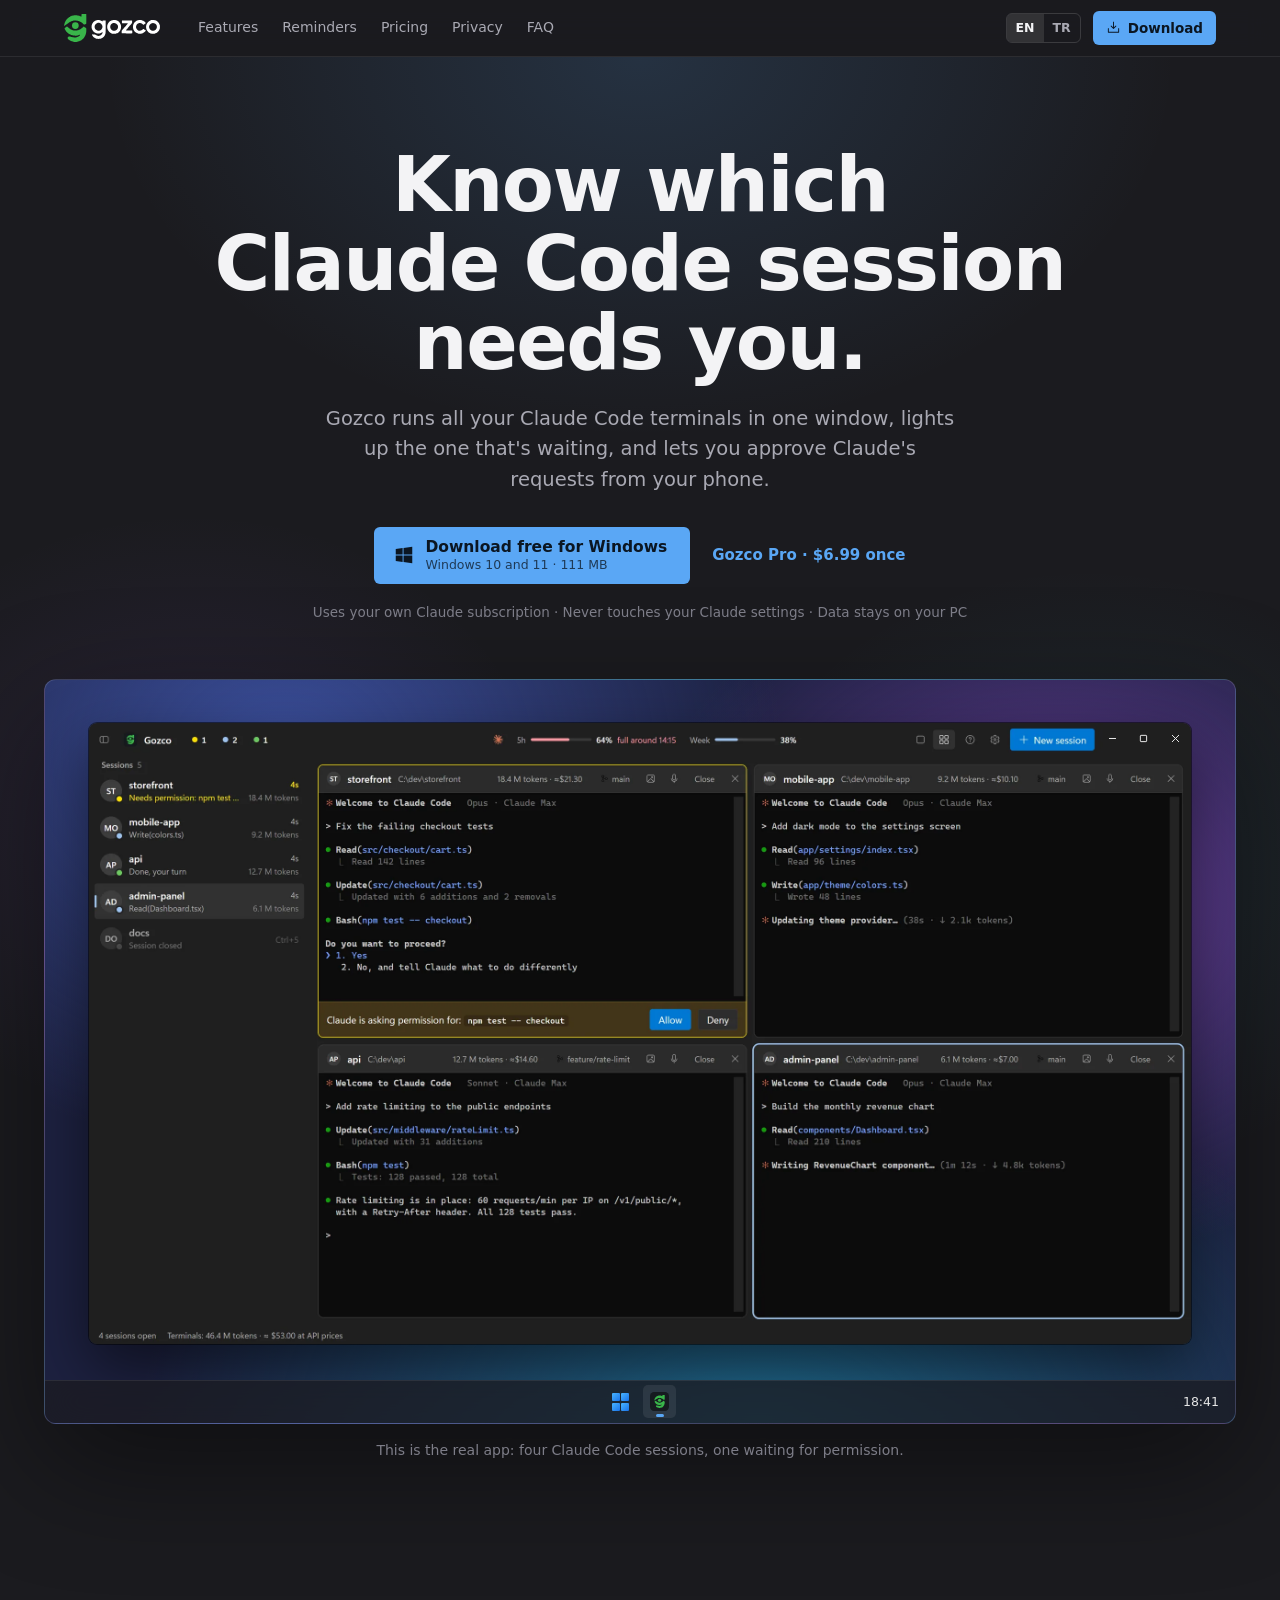
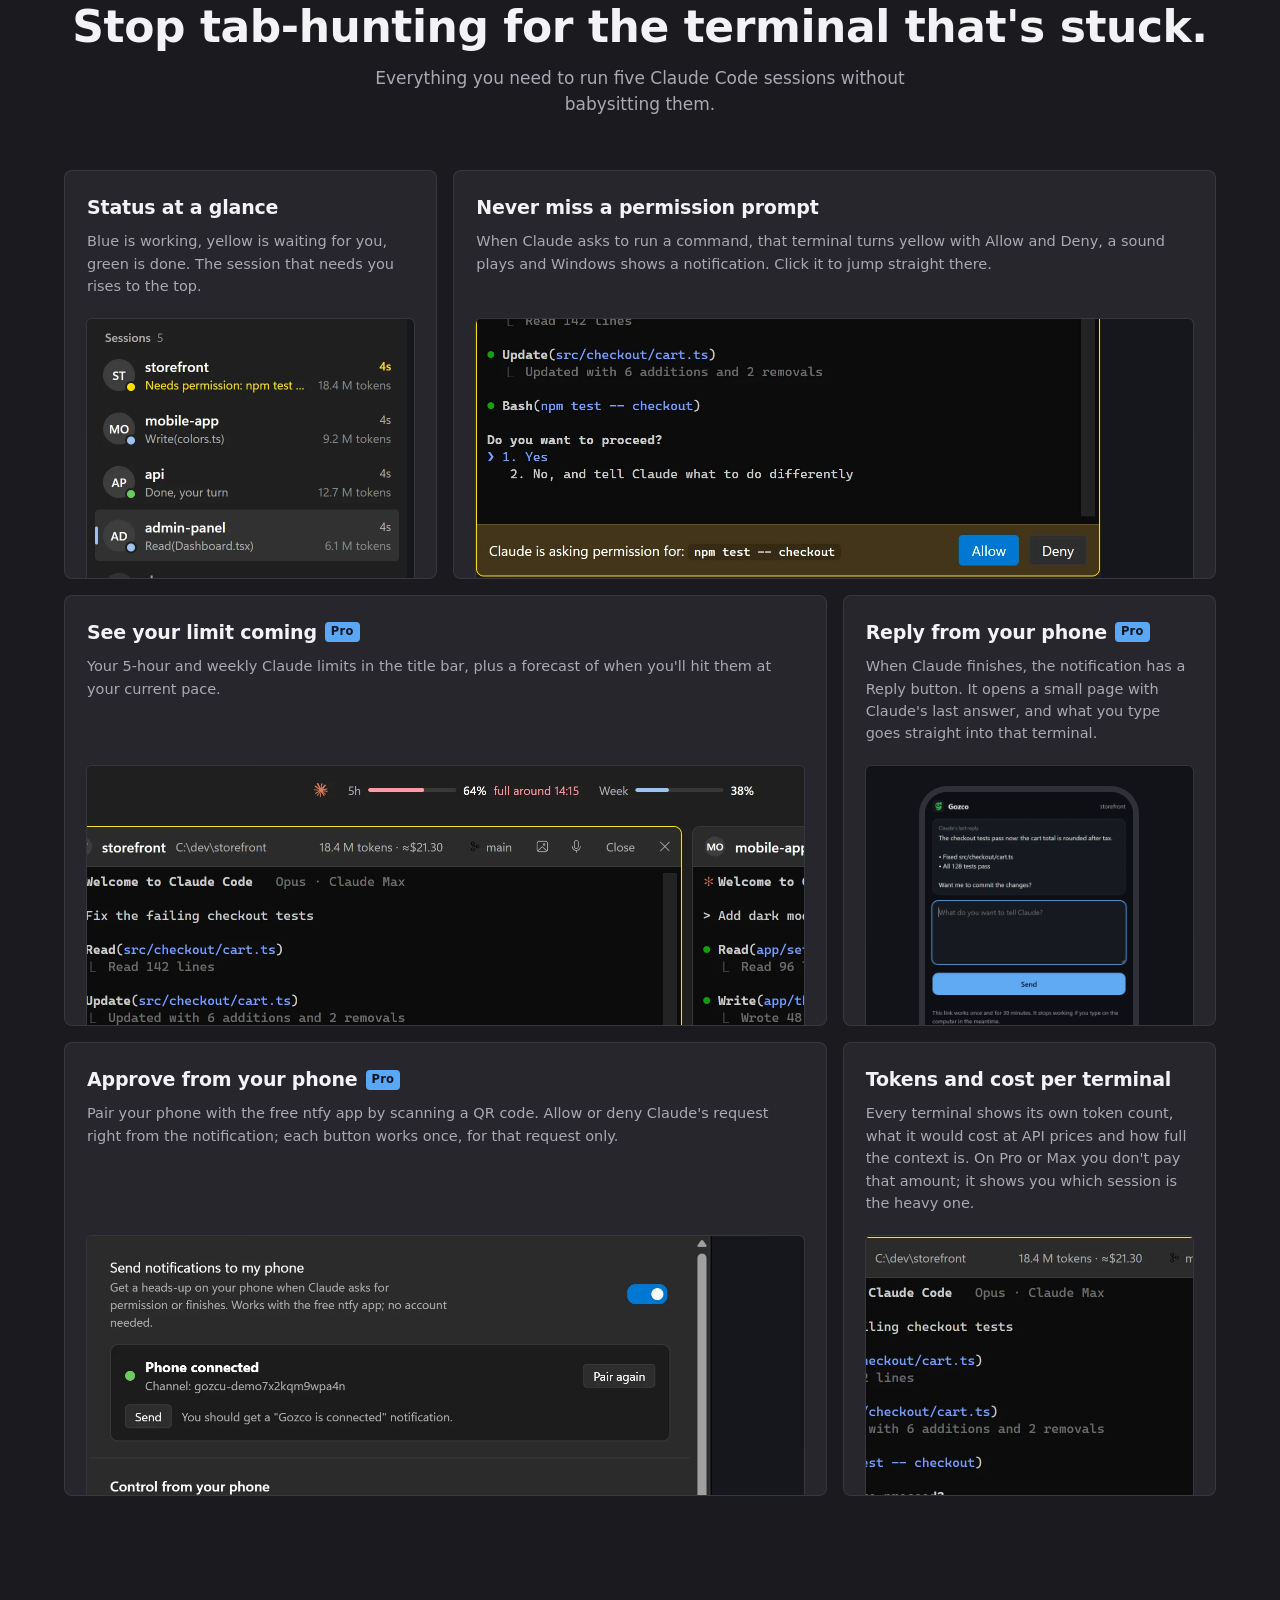
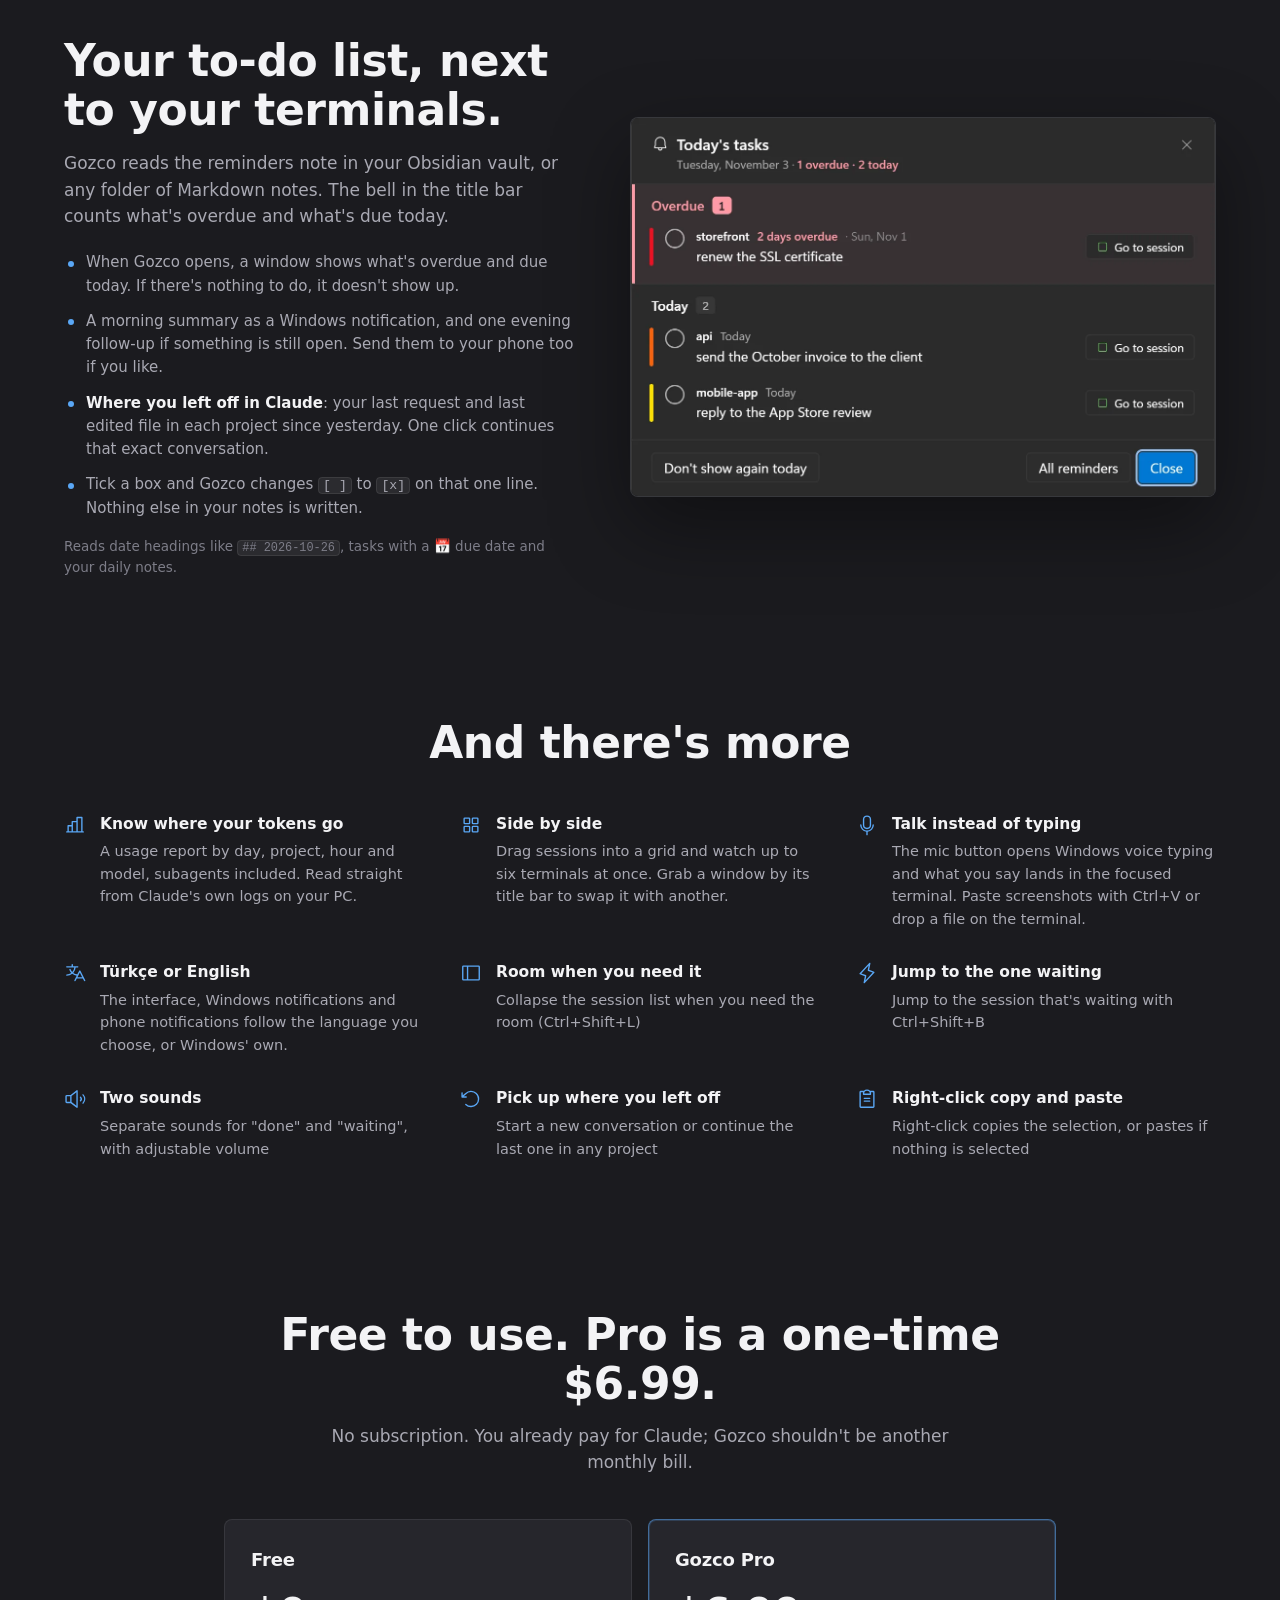
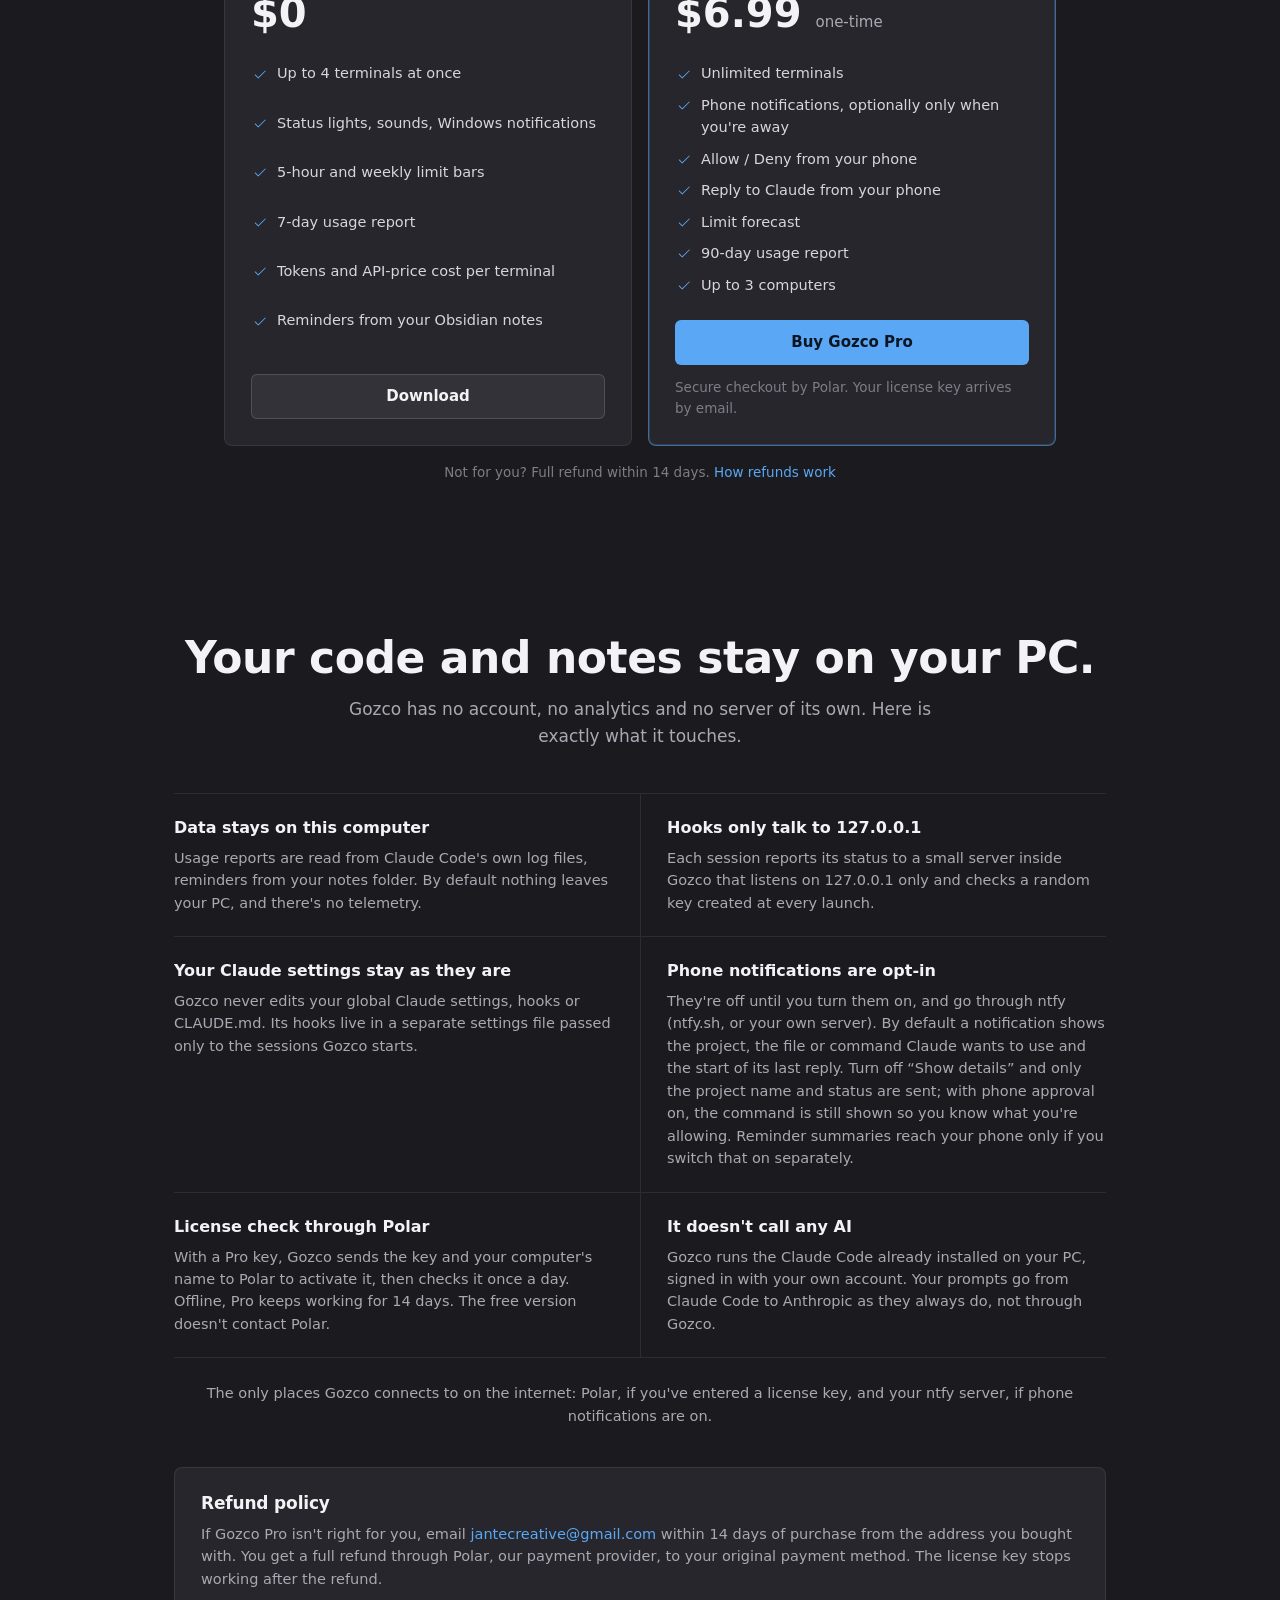
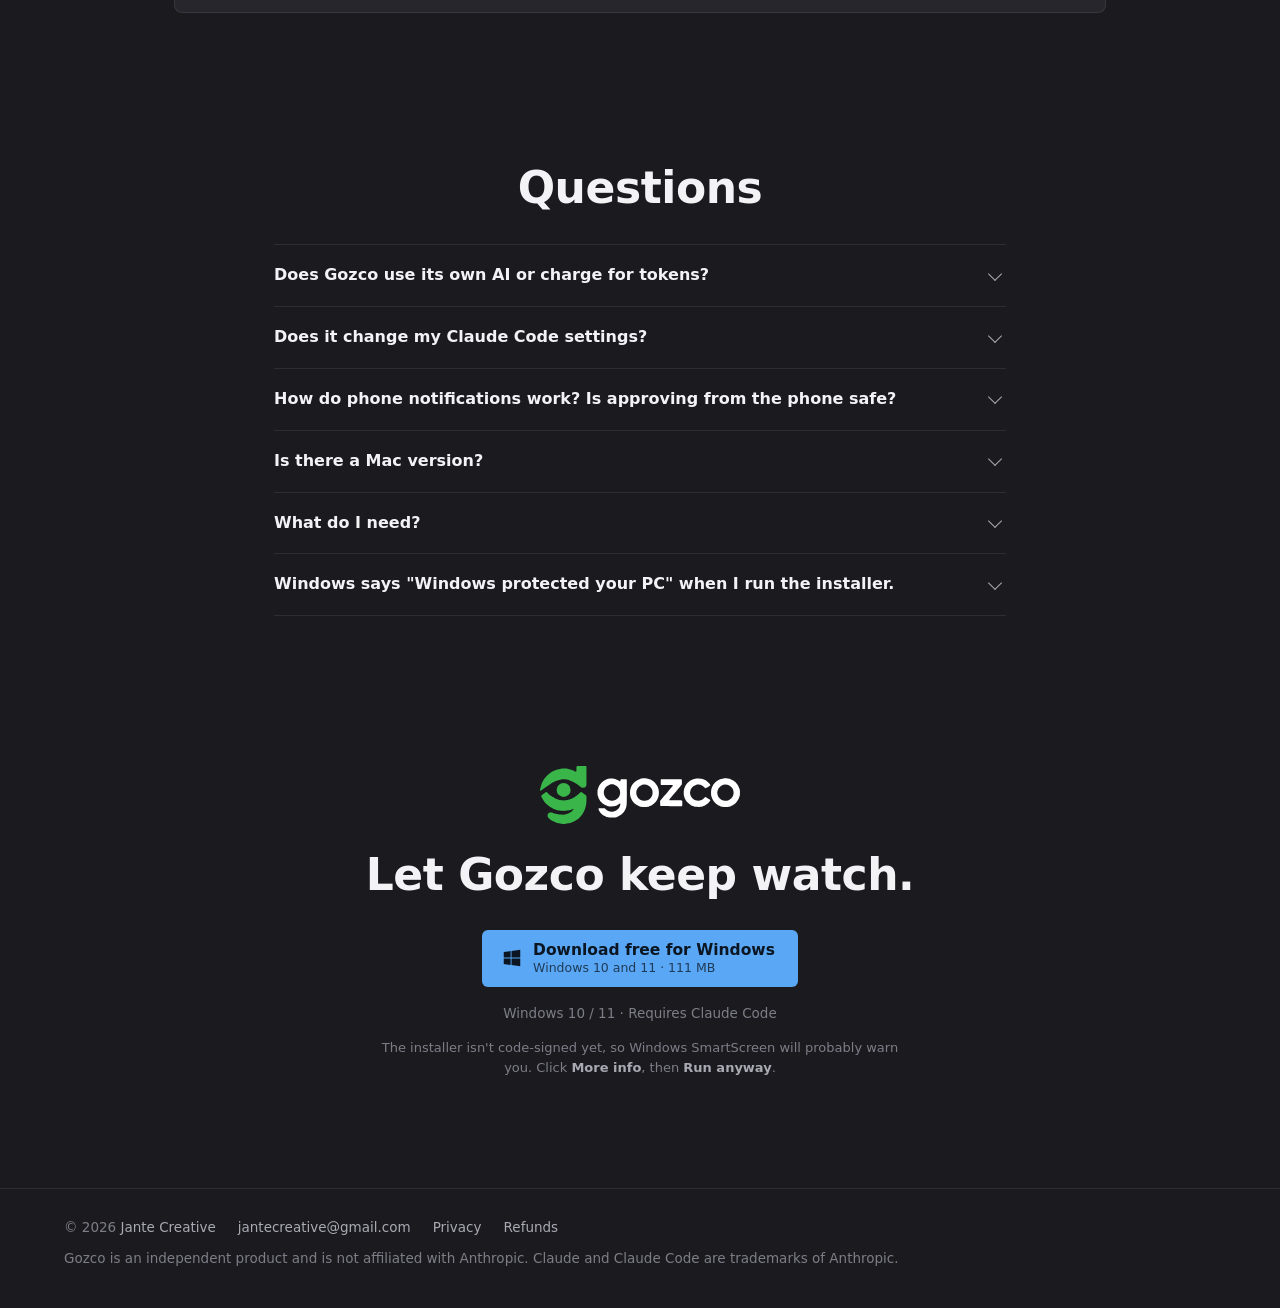
<file: index.html>
<!doctype html>
<html lang="en">
<head>
  <meta charset="utf-8">
  <meta name="viewport" content="width=device-width, initial-scale=1">
  <title>Gozco — every Claude Code session, one window</title>
  <meta name="description" content="Gozco runs all your Claude Code terminals in one Windows app, lights up the one waiting for you and lets you approve Claude's requests from your phone.">
  <link rel="canonical" href="https://jantecreative.github.io/gozcu-site/">
  <meta name="theme-color" content="#1b1b1f">
  <meta property="og:type" content="website">
  <meta property="og:site_name" content="Gozco">
  <meta property="og:url" content="https://jantecreative.github.io/gozcu-site/">
  <meta property="og:title" content="Gozco — every Claude Code session, one window">
  <meta property="og:description" content="Know which Claude Code session needs you. Status lights, sounds, reminders, phone approvals and limit forecasts for Windows.">
  <meta property="og:image" content="https://jantecreative.github.io/gozcu-site/assets/screenshot.png">
  <meta property="og:image:width" content="1600">
  <meta property="og:image:height" content="900">
  <meta property="og:image:alt" content="Gozco showing four Claude Code sessions in a grid, one asking for permission">
  <meta property="og:locale" content="en_US">
  <meta property="og:locale:alternate" content="tr_TR">
  <meta name="twitter:card" content="summary_large_image">
  <meta name="twitter:title" content="Gozco — every Claude Code session, one window">
  <meta name="twitter:description" content="Know which Claude Code session needs you. Status lights, sounds, reminders, phone approvals and limit forecasts for Windows.">
  <meta name="twitter:image" content="https://jantecreative.github.io/gozcu-site/assets/screenshot.png">
  <link rel="icon" href="assets/logo.svg" type="image/svg+xml">
  <script type="application/ld+json">
  {
    "@context": "https://schema.org",
    "@type": "SoftwareApplication",
    "name": "Gozco",
    "url": "https://jantecreative.github.io/gozcu-site/",
    "operatingSystem": "Windows 10, Windows 11",
    "applicationCategory": "DeveloperApplication",
    "inLanguage": ["en", "tr"],
    "image": "https://jantecreative.github.io/gozcu-site/assets/screenshot.png",
    "offers": [
      { "@type": "Offer", "name": "Free", "price": "0", "priceCurrency": "USD" },
      { "@type": "Offer", "name": "Gozco Pro", "price": "6.99", "priceCurrency": "USD", "url": "https://buy.polar.sh/polar_cl_0uFCi9zhqhfiUrKpXcqzre78JMLaMTwF9RM2N48Z8l7" }
    ],
    "publisher": { "@type": "Organization", "name": "Jante Creative", "email": "jantecreative@gmail.com" }
  }
  </script>
  <link rel="stylesheet" href="styles.css">
</head>
<body>
  <header class="nav">
    <div class="nav-in">
      <a class="brand" href="#top"><img src="assets/gozco-logo.svg" alt="Gozco" width="96" height="28"></a>
      <nav aria-label="Primary">
        <a href="#features" data-i18n="nav.features">Features</a>
        <a href="#reminders" data-i18n="nav.reminders">Reminders</a>
        <a href="#pricing" data-i18n="nav.pricing">Pricing</a>
        <a href="#privacy" data-i18n="nav.privacy">Privacy</a>
        <a href="#faq" data-i18n="nav.faq">FAQ</a>
      </nav>
      <div class="nav-end">
        <div class="lang" role="group" aria-label="Language">
          <button data-lang="en" aria-pressed="true">EN</button>
          <button data-lang="tr" aria-pressed="false">TR</button>
        </div>
        <a class="btn btn-accent btn-sm" href="#download" data-download>
          <svg viewBox="0 0 256 256" aria-hidden="true"><path d="M224,144v64a8,8,0,0,1-8,8H40a8,8,0,0,1-8-8V144a8,8,0,0,1,16,0v56H208V144a8,8,0,0,1,16,0Zm-101.66,5.66a8,8,0,0,0,11.32,0l40-40a8,8,0,0,0-11.32-11.32L136,124.69V32a8,8,0,0,0-16,0v92.69L93.66,98.34a8,8,0,0,0-11.32,11.32Z"/></svg>
          <span data-i18n="cta.downloadShort">Download</span>
        </a>
      </div>
    </div>
  </header>

  <main id="top">
    <section class="hero">
      <h1 data-i18n="hero.title">Know which Claude&nbsp;Code session needs&nbsp;you.</h1>
      <p class="lede" data-i18n="hero.lede">Gozco runs all your Claude Code terminals in one window, lights up the one that's waiting, and lets you approve Claude's requests from your phone.</p>
      <div class="hero-cta">
        <a class="btn btn-accent btn-lg" href="#download" data-download>
          <svg viewBox="0 0 24 24" aria-hidden="true"><path d="M3 5.5 10.5 4.4v7.1H3zm8.5-1.2L21 3v8.5h-9.5zM3 12.5h7.5v7.1L3 18.5zm8.5 0H21V21l-9.5-1.3z"/></svg>
          <span class="two"><b data-i18n="cta.download">Download free for Windows</b><small data-i18n="cta.downloadSub">Windows 10 and 11 · 111 MB</small></span>
        </a>
        <a class="link" href="#pricing" data-i18n="cta.pro">Gozco Pro · $6.99 once</a>
      </div>
      <p class="hero-note" data-i18n="hero.note">Uses your own Claude subscription · Never touches your Claude settings · Data stays on your PC</p>
    </section>

    <!-- Gerçek uygulama, Windows masaüstünde -->
    <section class="desk-wrap" aria-label="Screenshot">
      <figure class="desk">
        <div class="win">
          <img data-shot="izgara" src="assets/shots/izgara-en.webp" width="1600" height="900" alt="Gozco with four Claude Code sessions in a grid. The storefront session is asking for permission to run npm test, with Allow and Deny buttons." fetchpriority="high">
          <span class="caption-btns" aria-hidden="true">
            <i><svg viewBox="0 0 10 10"><path d="M0 5h10"/></svg></i>
            <i><svg viewBox="0 0 10 10"><rect x=".5" y=".5" width="9" height="9" rx="1"/></svg></i>
            <i><svg viewBox="0 0 10 10"><path d="M0 0l10 10M10 0 0 10"/></svg></i>
          </span>
        </div>
        <div class="taskbar" aria-hidden="true">
          <span class="tb-start"><i></i><i></i><i></i><i></i></span>
          <span class="tb-app is-open"><img src="assets/logo.svg" alt=""></span>
          <span class="tb-clock" id="clock">14:20</span>
        </div>
      </figure>
      <figcaption class="desk-cap" data-i18n="desk.cap">This is the real app: four Claude Code sessions, one waiting for permission.</figcaption>
    </section>

    <section class="features" id="features">
      <h2 data-i18n="feat.title">Stop tab-hunting for the terminal that's stuck.</h2>
      <p class="sub" data-i18n="feat.sub">Everything you need to run five Claude Code sessions without babysitting them.</p>

      <div class="cards">
        <article class="card">
          <h3 data-i18n="f1.t">Status at a glance</h3>
          <p data-i18n="f1.d">Blue is working, yellow is waiting for you, green is done. The session that needs you rises to the top.</p>
          <div class="shot"><img data-shot="durum" src="assets/shots/durum-en.webp" width="320" height="260" alt="" loading="lazy"></div>
        </article>
        <article class="card wide">
          <h3 data-i18n="f2b.t">Never miss a permission prompt</h3>
          <p data-i18n="f2b.d">When Claude asks to run a command, that terminal turns yellow with Allow and Deny, a sound plays and Windows shows a notification. Click it to jump straight there.</p>
          <div class="shot pin-right"><img data-shot="izin" src="assets/shots/izin-en.webp" width="624" height="260" alt="" loading="lazy"></div>
        </article>
        <article class="card wide">
          <h3><span data-i18n="f4.t">See your limit coming</span><span class="pro">Pro</span></h3>
          <p data-i18n="f4.d">Your 5-hour and weekly Claude limits in the title bar, plus a forecast of when you'll hit them at your current pace.</p>
          <div class="shot"><img data-shot="limit" src="assets/shots/limit-en.webp" width="750" height="260" alt="" loading="lazy"></div>
        </article>
        <article class="card">
          <h3><span data-i18n="f10.t">Reply from your phone</span><span class="pro">Pro</span></h3>
          <p data-i18n="f10.d">When Claude finishes, the notification has a Reply button. It opens a small page with Claude's last answer, and what you type goes straight into that terminal.</p>
          <div class="shot shot-phone"><div class="phone"><img data-shot="yaz" src="assets/shots/yaz-en.webp" width="500" height="620" alt="" loading="lazy"></div></div>
        </article>
        <article class="card wide">
          <h3><span data-i18n="f3.t">Approve from your phone</span><span class="pro">Pro</span></h3>
          <p data-i18n="f3.d2">Pair your phone with the free ntfy app by scanning a QR code. Allow or deny Claude's request right from the notification; each button works once, for that request only.</p>
          <div class="shot"><img data-shot="telefon" src="assets/shots/telefon-en.webp" width="624" height="260" alt="" loading="lazy"></div>
        </article>
        <article class="card">
          <h3 data-i18n="f7.t">Tokens and cost per terminal</h3>
          <p data-i18n="f7.d">Every terminal shows its own token count, what it would cost at API prices and how full the context is. On Pro or Max you don't pay that amount; it shows you which session is the heavy one.</p>
          <div class="shot"><img data-shot="token" src="assets/shots/token-en.webp" width="360" height="260" alt="" loading="lazy"></div>
        </article>
      </div>
    </section>

    <section class="remind" id="reminders">
      <div class="rem-copy">
        <h2 data-i18n="rem.title">Your to-do list, next to your terminals.</h2>
        <p class="lede" data-i18n="rem.lede">Gozco reads the reminders note in your Obsidian vault, or any folder of Markdown notes. The bell in the title bar counts what's overdue and what's due today.</p>
        <ul class="plain">
          <li data-i18n="rem.1">When Gozco opens, a window shows what's overdue and due today. If there's nothing to do, it doesn't show up.</li>
          <li data-i18n="rem.2">A morning summary as a Windows notification, and one evening follow-up if something is still open. Send them to your phone too if you like.</li>
          <li data-i18n="rem.3"><b>Where you left off in Claude</b>: your last request and last edited file in each project since yesterday. One click continues that exact conversation.</li>
          <li data-i18n="rem.4">Tick a box and Gozco changes <code>[ ]</code> to <code>[x]</code> on that one line. Nothing else in your notes is written.</li>
        </ul>
        <p class="fine" data-i18n="rem.fmt">Reads date headings like <code>## 2026-10-26</code>, tasks with a 📅 due date and your daily notes.</p>
      </div>
      <div class="rem-shot shot"><img data-shot="hatirlatma" src="assets/shots/hatirlatma-en.webp" width="600" height="388" alt="" loading="lazy"></div>
    </section>

    <section class="more">
      <h2 data-i18n="more.title">And there's more</h2>
      <ul class="more-list">
        <li><svg viewBox="0 0 256 256" aria-hidden="true"><path d="M224,200h-8V40a8,8,0,0,0-8-8H152a8,8,0,0,0-8,8V80H96a8,8,0,0,0-8,8v40H48a8,8,0,0,0-8,8v64H32a8,8,0,0,0,0,16H224a8,8,0,0,0,0-16ZM160,48h40V200H160ZM104,96h40V200H104ZM56,144H88v56H56Z"/></svg><div><b data-i18n="f5.t">Know where your tokens go</b><p data-i18n="f5.d">A usage report by day, project, hour and model, subagents included. Read straight from Claude's own logs on your PC.</p></div></li>
        <li><svg viewBox="0 0 256 256" aria-hidden="true"><path d="M104,40H56A16,16,0,0,0,40,56v48a16,16,0,0,0,16,16h48a16,16,0,0,0,16-16V56A16,16,0,0,0,104,40Zm0,64H56V56h48v48Zm96-64H152a16,16,0,0,0-16,16v48a16,16,0,0,0,16,16h48a16,16,0,0,0,16-16V56A16,16,0,0,0,200,40Zm0,64H152V56h48v48Zm-96,32H56a16,16,0,0,0-16,16v48a16,16,0,0,0,16,16h48a16,16,0,0,0,16-16V152A16,16,0,0,0,104,136Zm0,64H56V152h48v48Zm96-64H152a16,16,0,0,0-16,16v48a16,16,0,0,0,16,16h48a16,16,0,0,0,16-16V152A16,16,0,0,0,200,136Zm0,64H152V152h48v48Z"/></svg><div><b data-i18n="f6.t">Side by side</b><p data-i18n="f6.d">Drag sessions into a grid and watch up to six terminals at once. Grab a window by its title bar to swap it with another.</p></div></li>
        <li><svg viewBox="0 0 256 256" aria-hidden="true"><path d="M128,176a48.05,48.05,0,0,0,48-48V64a48,48,0,0,0-96,0v64A48.05,48.05,0,0,0,128,176ZM96,64a32,32,0,0,1,64,0v64a32,32,0,0,1-64,0Zm40,143.6V240a8,8,0,0,1-16,0V207.6A80.11,80.11,0,0,1,48,128a8,8,0,0,1,16,0,64,64,0,0,0,128,0,8,8,0,0,1,16,0A80.11,80.11,0,0,1,136,207.6Z"/></svg><div><b data-i18n="f8.t">Talk instead of typing</b><p data-i18n="f8.d">The mic button opens Windows voice typing and what you say lands in the focused terminal. Paste screenshots with Ctrl+V or drop a file on the terminal.</p></div></li>
        <li><svg viewBox="0 0 256 256" aria-hidden="true"><path d="M247.15,212.42l-56-112a8,8,0,0,0-14.31,0l-21.71,43.43A88,88,0,0,1,108,126.93,103.65,103.65,0,0,0,135.69,64H160a8,8,0,0,0,0-16H104V32a8,8,0,0,0-16,0V48H32a8,8,0,0,0,0,16h87.63A87.76,87.76,0,0,1,96,116.35a87.74,87.74,0,0,1-19-31,8,8,0,1,0-15.08,5.34A103.63,103.63,0,0,0,84,127a87.55,87.55,0,0,1-52,17,8,8,0,0,0,0,16,103.46,103.46,0,0,0,64-22.08,104.18,104.18,0,0,0,51.44,21.31l-26.6,53.19a8,8,0,0,0,14.31,7.16L148.94,192h70.11l13.79,27.58A8,8,0,0,0,240,224a8,8,0,0,0,7.15-11.58ZM156.94,176,184,121.89,211.05,176Z"/></svg><div><b data-i18n="f9.t">Türkçe or English</b><p data-i18n="f9.d">The interface, Windows notifications and phone notifications follow the language you choose, or Windows' own.</p></div></li>
        <li><svg viewBox="0 0 256 256" aria-hidden="true"><path d="M216,40H40A16,16,0,0,0,24,56V200a16,16,0,0,0,16,16H216a16,16,0,0,0,16-16V56A16,16,0,0,0,216,40ZM40,56H80V200H40ZM216,200H96V56H216V200Z"/></svg><div><b data-i18n="m1.t">Room when you need it</b><p data-i18n="ex.1">Collapse the session list when you need the room (Ctrl+Shift+L)</p></div></li>
        <li><svg viewBox="0 0 256 256" aria-hidden="true"><path d="M215.79,118.17a8,8,0,0,0-5-5.66L153.18,90.9l14.66-73.33a8,8,0,0,0-13.69-7l-112,120a8,8,0,0,0,3,13l57.63,21.61L88.16,238.43a8,8,0,0,0,13.69,7l112-120A8,8,0,0,0,215.79,118.17ZM109.37,214l10.47-52.38a8,8,0,0,0-5-9.06L62,132.71l84.62-90.66L136.16,94.43a8,8,0,0,0,5,9.06l52.8,19.8Z"/></svg><div><b data-i18n="m2.t">Jump to the one waiting</b><p data-i18n="ex.2">Jump to the session that's waiting with Ctrl+Shift+B</p></div></li>
        <li><svg viewBox="0 0 256 256" aria-hidden="true"><path d="M155.51,24.81a8,8,0,0,0-8.42.88L77.25,80H32A16,16,0,0,0,16,96v64a16,16,0,0,0,16,16H77.25l69.84,54.31A8,8,0,0,0,160,224V32A8,8,0,0,0,155.51,24.81ZM32,96H72v64H32ZM144,207.64,88,164.09V91.91l56-43.55Zm54-106.08a40,40,0,0,1,0,52.88,8,8,0,0,1-12-10.58,24,24,0,0,0,0-31.72,8,8,0,0,1,12-10.58ZM248,128a79.9,79.9,0,0,1-20.37,53.34,8,8,0,0,1-11.92-10.67,64,64,0,0,0,0-85.33,8,8,0,1,1,11.92-10.67A79.83,79.83,0,0,1,248,128Z"/></svg><div><b data-i18n="m3.t">Two sounds</b><p data-i18n="ex.3">Separate sounds for "done" and "waiting", with adjustable volume</p></div></li>
        <li><svg viewBox="0 0 256 256" aria-hidden="true"><path d="M224,128a96,96,0,0,1-94.71,96H128A95.38,95.38,0,0,1,62.1,197.8a8,8,0,0,1,11-11.63A80,80,0,1,0,71.43,71.39a3.07,3.07,0,0,1-.26.25L44.59,96H72a8,8,0,0,1,0,16H24a8,8,0,0,1-8-8V56a8,8,0,0,1,16,0V85.8L60.25,60A96,96,0,0,1,224,128Z"/></svg><div><b data-i18n="m4.t">Pick up where you left off</b><p data-i18n="ex.5">Start a new conversation or continue the last one in any project</p></div></li>
        <li><svg viewBox="0 0 256 256" aria-hidden="true"><path d="M168,152a8,8,0,0,1-8,8H96a8,8,0,0,1,0-16h64A8,8,0,0,1,168,152Zm-8-40H96a8,8,0,0,0,0,16h64a8,8,0,0,0,0-16Zm56-64V216a16,16,0,0,1-16,16H56a16,16,0,0,1-16-16V48A16,16,0,0,1,56,32H92.26a47.92,47.92,0,0,1,71.48,0H200A16,16,0,0,1,216,48ZM96,64h64a32,32,0,0,0-64,0ZM200,48H173.25A47.93,47.93,0,0,1,176,64v8a8,8,0,0,1-8,8H88a8,8,0,0,1-8-8V64a47.93,47.93,0,0,1,2.75-16H56V216H200Z"/></svg><div><b data-i18n="m5.t">Right-click copy and paste</b><p data-i18n="ex.6">Right-click copies the selection, or pastes if nothing is selected</p></div></li>
      </ul>
    </section>

    <section class="pricing" id="pricing">
      <h2 data-i18n="price.title">Free to use. Pro is a one-time $6.99.</h2>
      <p class="sub" data-i18n="price.sub">No subscription. You already pay for Claude; Gozco shouldn't be another monthly bill.</p>
      <div class="plans">
        <div class="plan">
          <h3 data-i18n="free.t">Free</h3>
          <p class="amount">$0</p>
          <ul>
            <li data-i18n="free.1">Up to 4 terminals at once</li>
            <li data-i18n="free.2">Status lights, sounds, Windows notifications</li>
            <li data-i18n="free.3">5-hour and weekly limit bars</li>
            <li data-i18n="free.4">7-day usage report</li>
            <li data-i18n="free.5">Tokens and API-price cost per terminal</li>
            <li data-i18n="free.6">Reminders from your Obsidian notes</li>
          </ul>
          <a class="btn btn-quiet" href="#download" data-download data-i18n="cta.downloadShort">Download</a>
        </div>
        <div class="plan plan-pro">
          <h3>Gozco Pro</h3>
          <p class="amount">$6.99 <small data-i18n="pro.once">one-time</small></p>
          <ul>
            <li data-i18n="pro.1">Unlimited terminals</li>
            <li data-i18n="pro.2">Phone notifications, optionally only when you're away</li>
            <li data-i18n="pro.3">Allow / Deny from your phone</li>
            <li data-i18n="pro.7">Reply to Claude from your phone</li>
            <li data-i18n="pro.4">Limit forecast</li>
            <li data-i18n="pro.5">90-day usage report</li>
            <li data-i18n="pro.6">Up to 3 computers</li>
          </ul>
          <a class="btn btn-accent" href="https://buy.polar.sh/polar_cl_0uFCi9zhqhfiUrKpXcqzre78JMLaMTwF9RM2N48Z8l7" data-i18n="cta.buy">Buy Gozco Pro</a>
          <p class="fine" data-i18n="pro.fine">Secure checkout by Polar. Your license key arrives by email.</p>
        </div>
      </div>
      <p class="fine center" data-i18n="price.refund">Not for you? Full refund within 14 days. <a href="#refunds">How refunds work</a></p>
    </section>

    <section class="privacy" id="privacy">
      <h2 data-i18n="pv.title">Your code and notes stay on your PC.</h2>
      <p class="sub" data-i18n="pv.sub">Gozco has no account, no analytics and no server of its own. Here is exactly what it touches.</p>
      <dl class="pv-list">
        <div><dt data-i18n="pv.1t">Data stays on this computer</dt><dd data-i18n="pv.1d">Usage reports are read from Claude Code's own log files, reminders from your notes folder. By default nothing leaves your PC, and there's no telemetry.</dd></div>
        <div><dt data-i18n="pv.2t">Hooks only talk to 127.0.0.1</dt><dd data-i18n="pv.2d">Each session reports its status to a small server inside Gozco that listens on 127.0.0.1 only and checks a random key created at every launch.</dd></div>
        <div><dt data-i18n="pv.3t">Your Claude settings stay as they are</dt><dd data-i18n="pv.3d">Gozco never edits your global Claude settings, hooks or CLAUDE.md. Its hooks live in a separate settings file passed only to the sessions Gozco starts.</dd></div>
        <div><dt data-i18n="pv.4t">Phone notifications are opt-in</dt><dd data-i18n="pv.4d">They're off until you turn them on, and go through ntfy (ntfy.sh, or your own server). By default a notification shows the project, the file or command Claude wants to use and the start of its last reply. Turn off “Show details” and only the project name and status are sent; with phone approval on, the command is still shown so you know what you're allowing. Reminder summaries reach your phone only if you switch that on separately.</dd></div>
        <div><dt data-i18n="pv.5t">License check through Polar</dt><dd data-i18n="pv.5d">With a Pro key, Gozco sends the key and your computer's name to Polar to activate it, then checks it once a day. Offline, Pro keeps working for 14 days. The free version doesn't contact Polar.</dd></div>
        <div><dt data-i18n="pv.6t">It doesn't call any AI</dt><dd data-i18n="pv.6d">Gozco runs the Claude Code already installed on your PC, signed in with your own account. Your prompts go from Claude Code to Anthropic as they always do, not through Gozco.</dd></div>
      </dl>
      <p class="pv-net" data-i18n="pv.net">The only places Gozco connects to on the internet: Polar, if you've entered a license key, and your ntfy server, if phone notifications are on.</p>

      <div class="refund" id="refunds">
        <h3 data-i18n="rf.t">Refund policy</h3>
        <p data-i18n="rf.d">If Gozco Pro isn't right for you, email <a href="mailto:jantecreative@gmail.com">jantecreative@gmail.com</a> within 14 days of purchase from the address you bought with. You get a full refund through Polar, our payment provider, to your original payment method. The license key stops working after the refund.</p>
      </div>
    </section>

    <section class="faq" id="faq">
      <h2 data-i18n="faq.title">Questions</h2>
      <details><summary data-i18n="q1">Does Gozco use its own AI or charge for tokens?</summary><p data-i18n="a1">No. Gozco opens the Claude Code already installed on your PC, signed in with your own Claude subscription. It never calls an AI itself.</p></details>
      <details><summary data-i18n="q2">Does it change my Claude Code settings?</summary><p data-i18n="a2">No. Status tracking uses a temporary settings file passed only to the sessions Gozco starts. Your global Claude settings, hooks and CLAUDE.md stay exactly as they are.</p></details>
      <details><summary data-i18n="q3">How do phone notifications work? Is approving from the phone safe?</summary><p data-i18n="a3">Gozco uses ntfy, a free open-source notification app: scan a QR code and you're paired, no account needed. Notifications say what Claude wants to do (for example “wants to create index.html”) and show the start of its last reply; you can turn details off. With phone control on you get Allow and Deny buttons, plus a Reply button that opens a small page where you type your next message. Every button carries a one-time code that only works for that moment and stops working once you answer on the computer.</p></details>
      <details><summary data-i18n="q4">Is there a Mac version?</summary><p data-i18n="a4">Not yet. Gozco is built for Windows first, where tools like this are missing. Mac users can tell us they're interested at the email below.</p></details>
      <details><summary data-i18n="q5">What do I need?</summary><p data-i18n="a5">Windows 10 or 11 and Claude Code installed with a Claude Pro or Max plan (or API access).</p></details>
      <details><summary data-i18n="q6">Windows says "Windows protected your PC" when I run the installer.</summary><p data-i18n="a6">The installer isn't code-signed yet, and SmartScreen warns about unsigned apps that haven't been downloaded much. Click "More info", then "Run anyway". The installer comes straight from this site's GitHub releases.</p></details>
    </section>

    <section class="final" id="download">
      <img src="assets/gozco-logo.svg" alt="Gozco" width="200" height="58">
      <h2 data-i18n="final.title">Let Gozco keep watch.</h2>
      <a class="btn btn-accent btn-lg" href="#download" data-download>
        <svg viewBox="0 0 24 24" aria-hidden="true"><path d="M3 5.5 10.5 4.4v7.1H3zm8.5-1.2L21 3v8.5h-9.5zM3 12.5h7.5v7.1L3 18.5zm8.5 0H21V21l-9.5-1.3z"/></svg>
        <span class="two"><b data-i18n="cta.download">Download free for Windows</b><small data-i18n="cta.downloadSub">Windows 10 and 11 · 111 MB</small></span>
      </a>
      <p class="fine" data-i18n="final.req">Windows 10 / 11 · Requires Claude Code</p>
      <p class="ss-note" data-i18n="ss.note">The installer isn't code-signed yet, so Windows SmartScreen will probably warn you. Click <b>More info</b>, then <b>Run anyway</b>.</p>
    </section>
  </main>

  <footer class="foot">
    <div class="foot-in">
      <span>© 2026 <a href="https://jantecreative.com">Jante Creative</a></span>
      <a href="mailto:jantecreative@gmail.com">jantecreative@gmail.com</a>
      <a href="#privacy" data-i18n="nav.privacy">Privacy</a>
      <a href="#refunds" data-i18n="foot.refunds">Refunds</a>
      <span class="legal" data-i18n="foot.legal">Gozco is an independent product and is not affiliated with Anthropic. Claude and Claude Code are trademarks of Anthropic.</span>
    </div>
  </footer>

  <script src="main.js"></script>
</body>
</html>
</file>
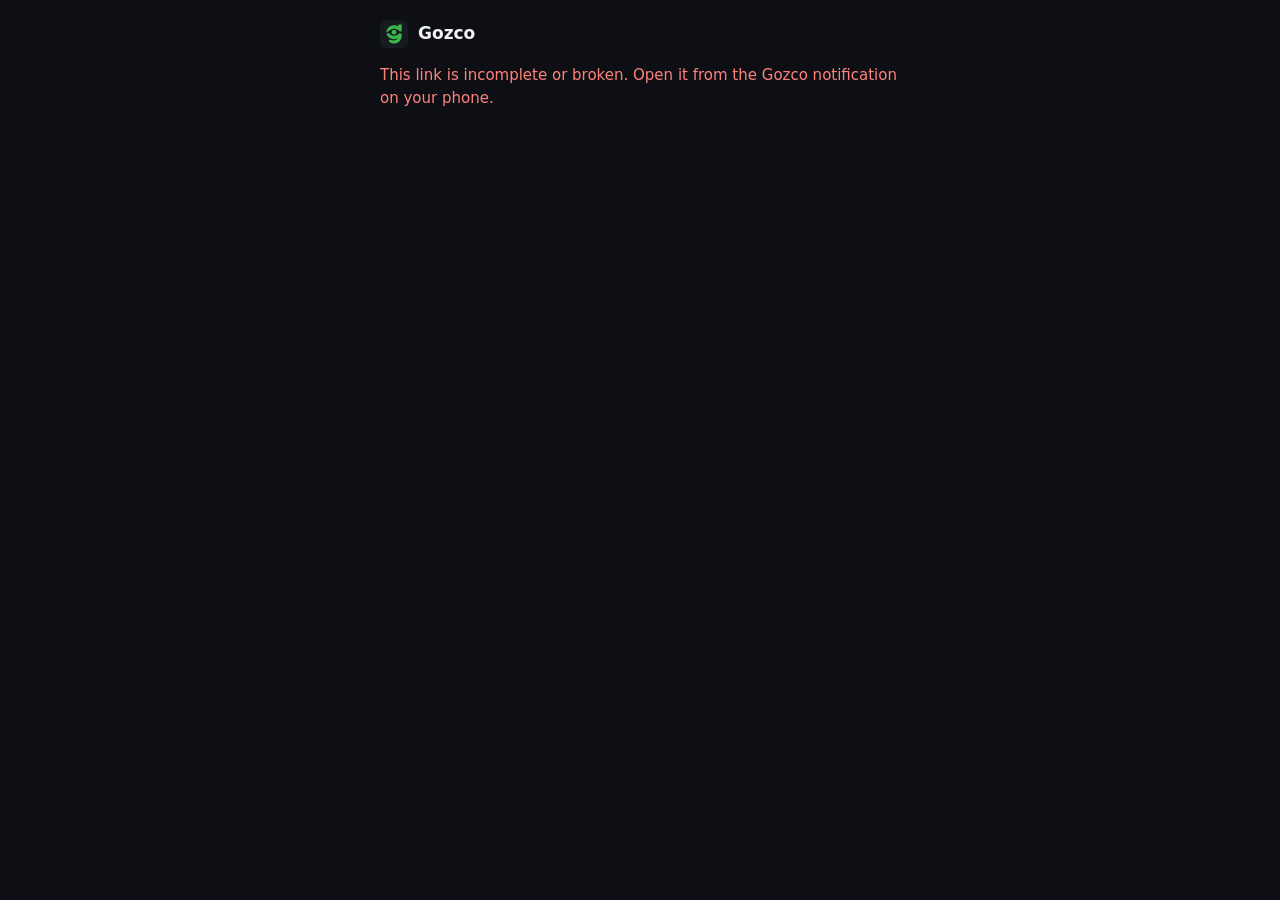
<file: yaz/index.html>
<!doctype html>
<html lang="tr">
<head>
  <meta charset="utf-8">
  <meta name="viewport" content="width=device-width, initial-scale=1, viewport-fit=cover">
  <meta name="robots" content="noindex, nofollow">
  <!-- Kanal ve tek kullanımlık kod adresin # kısmındadır; sayfa hiçbir dış kaynak yüklemez ve başka siteye adres sızdırmaz. -->
  <meta name="referrer" content="no-referrer">
  <meta http-equiv="Content-Security-Policy" content="default-src 'none'; style-src 'unsafe-inline'; script-src 'unsafe-inline'; img-src 'self'; connect-src https:; base-uri 'none'; form-action 'none'">
  <meta name="theme-color" content="#16181e">
  <title>Gozco</title>
  <style>
    :root { --bg: oklch(0.17 0.012 262); --bg2: oklch(0.215 0.012 262); --line: oklch(0.3 0.012 262); --fg: oklch(0.96 0.004 262); --muted: oklch(0.72 0.01 262); --accent: oklch(0.72 0.13 250); --accent-ink: oklch(0.17 0.03 260); --ok: oklch(0.78 0.15 150); --err: oklch(0.75 0.16 25); color-scheme: dark; }
    * { box-sizing: border-box; }
    body { margin: 0; min-height: 100dvh; background: var(--bg); color: var(--fg); font: 16px/1.5 system-ui, -apple-system, "Segoe UI", Roboto, sans-serif; padding: max(20px, env(safe-area-inset-top)) 18px max(20px, env(safe-area-inset-bottom)); }
    main { max-width: 520px; margin: 0 auto; display: flex; flex-direction: column; gap: 16px; }
    header { display: flex; align-items: center; gap: 10px; }
    header img { width: 28px; height: 28px; }
    header b { font-size: 17px; }
    header span { color: var(--muted); font-size: 14px; margin-left: auto; overflow: hidden; text-overflow: ellipsis; white-space: nowrap; max-width: 55%; }
    .said { background: var(--bg2); border: 1px solid var(--line); border-radius: 14px; padding: 12px 14px; font-size: 15px; color: var(--muted); white-space: pre-wrap; }
    .said small { display: block; font-size: 12px; margin-bottom: 4px; color: var(--muted); opacity: 0.8; }
    .said { max-height: 45dvh; overflow-y: auto; }
    .said p { margin: 0; color: var(--fg); }
    .said em { display: block; margin-top: 8px; font-style: normal; font-size: 13px; }
    textarea { width: 100%; min-height: 150px; resize: vertical; font: inherit; font-size: 17px; color: var(--fg); background: var(--bg2); border: 1px solid var(--line); border-radius: 14px; padding: 12px 14px; }
    textarea:focus { outline: 2px solid var(--accent); outline-offset: 1px; }
    button { font: inherit; font-weight: 600; font-size: 17px; border: 0; border-radius: 14px; padding: 14px; background: var(--accent); color: var(--accent-ink); }
    button:disabled { opacity: 0.5; }
    .hint { font-size: 13.5px; color: var(--muted); margin: 0; }
    .msg { font-size: 15px; margin: 0; }
    .msg.ok { color: var(--ok); }
    .msg.err { color: var(--err); }
    [hidden] { display: none !important; }
  </style>
</head>
<body>
  <main>
    <header><img src="../assets/logo.svg" alt=""><b>Gozco</b><span id="project"></span></header>
    <div class="said" id="said" hidden><small id="saidLabel"></small><p id="saidText"></p><em id="saidMore" hidden></em></div>
    <form id="form">
      <textarea id="text" maxlength="2000" required></textarea>
    </form>
    <button id="send" type="submit" form="form"></button>
    <p class="msg" id="msg" role="status" aria-live="polite"></p>
    <p class="hint" id="hint"></p>
  </main>
  <script>
    const TEXT = {
      tr: { said: 'Claude\'un son cevabı', more: 'Cevabın devamı bilgisayardaki terminalde.', ph: 'Claude\'a ne yazmak istersin?', send: 'Gönder', sending: 'Gönderiliyor…',
        ok: 'Gönderildi. Gozco mesajını terminale yazdı; Claude bitirince yine bildirim gelir.', fail: 'Gönderilemedi. İnternet bağlantını kontrol edip tekrar dene.',
        used: 'Bu bağlantı zaten kullanıldı. Yeni mesaj için bir sonraki bildirimdeki "Yanıt yaz" düğmesine bas.', bad: 'Bu bağlantı eksik ya da bozuk. Telefondaki Gozco bildiriminden aç.',
        hint: 'Bu bağlantı tek kullanımlıktır ve 30 dakika geçerlidir. Bu arada bilgisayardan yazarsan geçersiz olur.' },
      en: { said: 'Claude\'s last reply', more: 'The rest of the reply is in the terminal on your computer.', ph: 'What do you want to tell Claude?', send: 'Send', sending: 'Sending…',
        ok: 'Sent. Gozco typed your message into the terminal; you will get another notification when Claude is done.', fail: 'Couldn\'t send. Check your connection and try again.',
        used: 'This link has already been used. For a new message, tap "Reply" on the next notification.', bad: 'This link is incomplete or broken. Open it from the Gozco notification on your phone.',
        hint: 'This link works once and for 30 minutes. It stops working if you type on the computer in the meantime.' },
    };
    const $ = id => document.getElementById(id);
    let d = null;
    try {
      const b64 = location.hash.slice(1).replace(/-/g, '+').replace(/_/g, '/');
      d = JSON.parse(new TextDecoder().decode(Uint8Array.from(atob(b64), c => c.charCodeAt(0))));
    } catch { d = null; }
    const valid = d && typeof d.h === 'string' && /^https:\/\/[^/]+$/.test(d.h) && /^[\w-]{1,80}$/.test(d.t || '') && typeof d.s === 'string' && typeof d.n === 'string';
    const lang = d && d.l === 'en' ? 'en' : (!d && !navigator.language.startsWith('tr') ? 'en' : 'tr');
    const t = TEXT[lang];
    document.documentElement.lang = lang;
    $('text').placeholder = t.ph;
    $('send').textContent = t.send;
    $('hint').textContent = t.hint;
    const usedKey = d ? `gozcu.sent.${d.n}` : '';
    function done(text, cls) { $('msg').textContent = text; $('msg').className = `msg ${cls}`; $('form').hidden = true; $('send').hidden = true; $('hint').hidden = true; }
    if (!valid) done(t.bad, 'err');
    else {
      if (typeof d.p === 'string') $('project').textContent = d.p;
      if (typeof d.q === 'string' && d.q) {
        $('saidLabel').textContent = t.said; $('saidText').textContent = d.q; $('said').hidden = false;
        // Uzun cevaplar bildirime sığsın diye sonu kesilir; kesildiyse devamının nerede olduğu yazılır.
        if (d.q.endsWith('…')) { $('saidMore').textContent = t.more; $('saidMore').hidden = false; }
      }
      if (localStorage.getItem(usedKey)) done(t.used, '');
    }
    $('form').addEventListener('submit', async e => {
      e.preventDefault();
      const m = $('text').value.trim();
      if (!m || !valid) return;
      $('send').disabled = true; $('send').textContent = t.sending; $('msg').textContent = '';
      try {
        const r = await fetch(`${d.h}/${d.t}`, { method: 'POST', body: JSON.stringify({ s: d.s, a: 'text', n: d.n, m }) });
        if (!r.ok) throw new Error(String(r.status));
        try { localStorage.setItem(usedKey, '1'); } catch {}
        done(t.ok, 'ok');
      } catch {
        $('send').disabled = false; $('send').textContent = t.send;
        $('msg').textContent = t.fail; $('msg').className = 'msg err';
      }
    });
    // Ctrl/Cmd+Enter ile gönder (fiziksel klavyesi olan tabletler için).
    $('text').addEventListener('keydown', e => { if (e.key === 'Enter' && (e.ctrlKey || e.metaKey)) $('form').requestSubmit(); });
    if (valid && !localStorage.getItem(usedKey)) $('text').focus();
  </script>
</body>
</html>
</file>
<file: styles.css>
/* Gozco tanıtım sayfası. Düzen Files uygulamasının sitesinden (files-community/Website, MIT) esinlenir:
   ortalanmış başlık, Windows masaüstünde gerçek ekran görüntüsü, gerçek görüntülü özellik kartları. */
:root {
  --bg: #1b1b1f;
  --bg-2: #232328;
  --card: #26262c;
  --line: rgb(255 255 255 / 0.08);
  --line-2: rgb(255 255 255 / 0.14);
  --fg: #f3f3f5;
  --muted: #a9a9b3;
  --faint: #7d7d88;
  --accent: #5aa7f5;
  --accent-ink: #0b1622;
  --amber: #f0b44c;
  --radius: 8px;
  --font: "Segoe UI Variable Text", "Segoe UI", system-ui, -apple-system, "Helvetica Neue", Arial, sans-serif;
  --font-display: "Segoe UI Variable Display", "Segoe UI", system-ui, -apple-system, "Helvetica Neue", Arial, sans-serif;
  --mono: "Cascadia Mono", Consolas, ui-monospace, monospace;
  color-scheme: dark;
}
* { box-sizing: border-box; }
html { scroll-behavior: smooth; scroll-padding-top: 72px; }
@media (prefers-reduced-motion: reduce) { html { scroll-behavior: auto; } }
body { margin: 0; background: var(--bg); color: var(--fg); font: 16px/1.55 var(--font); -webkit-font-smoothing: antialiased; }
img { display: block; max-width: 100%; height: auto; }
a { color: var(--accent); text-decoration: none; }
a:hover { text-decoration: underline; }
code, kbd { font-family: var(--mono); font-size: 0.88em; background: rgb(255 255 255 / 0.07); border: 1px solid var(--line); border-radius: 4px; padding: 0 4px; }
h1, h2, h3 { font-family: var(--font-display); margin: 0; letter-spacing: -0.01em; }
h2 { font-size: clamp(30px, 4vw, 44px); line-height: 1.12; font-weight: 600; text-align: center; }
.sub { color: var(--muted); text-align: center; max-width: 620px; margin: 14px auto 0; font-size: 17px; }
section { padding: 0 24px; }
:focus-visible { outline: 2px solid var(--accent); outline-offset: 2px; border-radius: 4px; }

/* ---------- Üst menü ---------- */
.nav { position: sticky; top: 0; z-index: 10; background: rgb(27 27 31 / 0.82); backdrop-filter: saturate(150%) blur(16px); border-bottom: 1px solid var(--line); }
.nav-in { max-width: 1200px; margin: 0 auto; height: 56px; padding: 0 24px; display: flex; align-items: center; gap: 28px; }
.brand { display: flex; align-items: center; gap: 9px; color: var(--fg); font-weight: 600; font-size: 17px; }
.brand:hover { text-decoration: none; }
.nav nav { display: flex; gap: 4px; }
.nav nav a { color: var(--muted); font-size: 14px; padding: 6px 10px; border-radius: 6px; }
.nav nav a:hover { color: var(--fg); background: rgb(255 255 255 / 0.06); text-decoration: none; }
.nav-end { margin-left: auto; display: flex; align-items: center; gap: 12px; }
.lang { display: flex; border: 1px solid var(--line-2); border-radius: 6px; overflow: hidden; }
.lang button { font: inherit; font-size: 12.5px; font-weight: 600; color: var(--muted); background: none; border: 0; padding: 4px 9px; cursor: pointer; }
.lang button[aria-pressed="true"] { background: rgb(255 255 255 / 0.1); color: var(--fg); }

/* ---------- Düğmeler ---------- */
.btn { display: inline-flex; align-items: center; justify-content: center; gap: 10px; font: inherit; font-weight: 600; font-size: 15px; border-radius: 6px; padding: 10px 18px; border: 1px solid transparent; cursor: pointer; }
.btn:hover { text-decoration: none; }
.btn svg { width: 18px; height: 18px; fill: currentColor; flex: none; }
.btn-accent { background: var(--accent); color: var(--accent-ink); }
.btn-accent:hover { background: #74b6f8; }
.btn-quiet { background: rgb(255 255 255 / 0.06); border-color: var(--line-2); color: var(--fg); }
.btn-quiet:hover { background: rgb(255 255 255 / 0.1); }
.btn-sm { font-size: 13.5px; padding: 6px 12px; gap: 7px; }
.btn-sm svg { width: 15px; height: 15px; }
.btn-lg { padding: 10px 22px 10px 18px; text-align: left; }
.btn-lg svg { width: 22px; height: 22px; }
.two { display: flex; flex-direction: column; line-height: 1.25; }
.two b { font-size: 15.5px; }
.two small { font-weight: 400; font-size: 12.5px; opacity: 0.75; }
.link { color: var(--accent); font-weight: 600; font-size: 15px; }

/* ---------- Giriş ---------- */
.hero { text-align: center; padding-top: 88px; position: relative; }
.hero::before { content: ""; position: absolute; inset: 0 0 -520px; z-index: -1; pointer-events: none;
  background:
    radial-gradient(60% 50% at 50% 0%, rgb(90 167 245 / 0.16), transparent 70%),
    radial-gradient(40% 40% at 15% 70%, rgb(140 90 220 / 0.12), transparent 70%),
    radial-gradient(40% 40% at 85% 75%, rgb(60 170 190 / 0.10), transparent 70%); }
.hero h1 { font-size: clamp(40px, 6.4vw, 76px); line-height: 1.04; font-weight: 600; max-width: 900px; margin: 0 auto; letter-spacing: -0.02em; }
.hero .lede { color: var(--muted); font-size: clamp(17px, 1.6vw, 19.5px); max-width: 640px; margin: 22px auto 0; }
.hero-cta { display: flex; align-items: center; justify-content: center; gap: 22px; margin-top: 32px; flex-wrap: wrap; }
.hero-note { color: var(--faint); font-size: 13.5px; margin: 18px 0 0; }

/* ---------- Windows masaüstünde ekran görüntüsü ---------- */
.desk-wrap { max-width: 1240px; margin: 56px auto 0; }
.desk { margin: 0; border-radius: 12px; overflow: hidden; border: 1px solid var(--line-2); padding: clamp(14px, 3.4vw, 44px) clamp(14px, 3.4vw, 44px) 0;
  background:
    radial-gradient(70% 90% at 20% 10%, #3b4f9c 0%, transparent 60%),
    radial-gradient(60% 80% at 85% 30%, #6a3f9c 0%, transparent 60%),
    radial-gradient(80% 80% at 60% 100%, #1f6b8f 0%, transparent 65%),
    #1d2140;
  box-shadow: 0 40px 120px rgb(0 0 0 / 0.45); }
.win { position: relative; border-radius: 8px; overflow: hidden; box-shadow: 0 0 0 1px rgb(0 0 0 / 0.5), 0 24px 60px rgb(0 0 0 / 0.5); }
/* Ekran görüntüsünde Windows'un çizdiği küçült / büyüt / kapat düğmeleri yok; aynı yerine konur (1600×900 görüntüde 138×44). */
.caption-btns { position: absolute; top: 0; right: 0; width: 8.625%; height: 4.9%; display: flex; }
.caption-btns i { flex: 1; display: grid; place-items: center; }
.caption-btns svg { width: 22%; stroke: #e8e8e8; stroke-width: 1; fill: none; overflow: visible; }
.caption-btns svg path, .caption-btns svg rect { vector-effect: non-scaling-stroke; }
.taskbar { height: clamp(30px, 3.4vw, 46px); margin: clamp(14px, 3vw, 36px) calc(-1 * clamp(14px, 3.4vw, 44px)) 0; background: rgb(28 28 34 / 0.78); backdrop-filter: blur(20px); border-top: 1px solid var(--line);
  display: flex; align-items: center; justify-content: center; gap: 6px; position: relative; }
.taskbar > span { height: 78%; aspect-ratio: 1; border-radius: 5px; display: grid; place-items: center; }
.tb-start { grid-template-columns: repeat(2, clamp(5px, 0.62vw, 8.5px)); gap: 1.5px; place-content: center; }
.tb-start i { background: linear-gradient(135deg, #48b4ff, #1a73e8); border-radius: 1px; width: 100%; aspect-ratio: 1; }
.tb-app { position: relative; background: rgb(255 255 255 / 0.08); }
.tb-app img { width: 58%; }
.tb-app.is-open::after { content: ""; position: absolute; bottom: 1px; left: 38%; right: 38%; height: 3px; border-radius: 2px; background: var(--accent); }
.tb-clock { position: absolute; right: 16px; font-size: clamp(10px, 1vw, 12.5px); color: #e6e6e6; aspect-ratio: auto !important; }
.desk-cap { text-align: center; color: var(--faint); font-size: 14px; margin-top: 16px; }

/* ---------- Özellik kartları ---------- */
.features { max-width: 1200px; margin: 140px auto 0; }
.cards { display: grid; grid-template-columns: repeat(3, 1fr); gap: 16px; margin-top: 52px; }
.card { background: var(--card); border: 1px solid var(--line); border-radius: var(--radius); padding: 22px 22px 0; display: flex; flex-direction: column; overflow: hidden; }
.card h3 { font-size: 19px; font-weight: 600; display: flex; align-items: center; gap: 8px; }
.card p { color: var(--muted); font-size: 14.5px; margin: 8px 0 20px; }
.pro { font-family: var(--font); font-size: 11.5px; font-weight: 700; color: var(--accent-ink); background: var(--accent); border-radius: 4px; padding: 1px 6px; letter-spacing: 0.02em; }
/* Gerçek ekran görüntüsünden kesit: kartın altına yaslanır, görüntü küçültülmeden (okunur boyutta) sol üstten kesilir. */
.card.wide { grid-column: span 2; }
.shot { margin-top: auto; height: 260px; border: 1px solid var(--line-2); border-bottom: 0; border-radius: 6px 6px 0 0; overflow: hidden; background: #16171c; }
.card .shot { margin-left: -1px; margin-right: -1px; }
.shot img { max-width: none; width: auto; height: 260px; }
.shot-phone { display: flex; justify-content: center; padding-top: 20px; background: #121318; }
.phone { width: 220px; flex: none; border: 6px solid #2f3038; border-bottom: 0; border-radius: 28px 28px 0 0; overflow: hidden; background: #0e0f13; }
.phone img { width: 100%; height: auto; }
.rem-shot img { width: 100%; height: auto; }

/* ---------- Hatırlatmalar ---------- */
.remind { max-width: 1200px; margin: 140px auto 0; display: grid; grid-template-columns: 1fr 1.15fr; gap: 56px; align-items: center; }
.remind h2 { text-align: left; }
.remind .lede { color: var(--muted); font-size: 17px; margin: 16px 0 0; }
.plain { list-style: none; padding: 0; margin: 22px 0 0; display: grid; gap: 12px; }
.plain li { position: relative; padding-left: 22px; color: var(--muted); font-size: 15px; }
.plain li::before { content: ""; position: absolute; left: 4px; top: 0.62em; width: 6px; height: 6px; border-radius: 50%; background: var(--accent); }
.plain li b { color: var(--fg); font-weight: 600; }
/* hatırlatma görüntüsü sütun genişliğine sığar */
.rem-shot { margin: 0; height: auto; border-radius: var(--radius); border-bottom: 1px solid var(--line-2); box-shadow: 0 30px 80px rgb(0 0 0 / 0.4); }
.fine { color: var(--faint); font-size: 13.5px; margin: 16px 0 0; }
.fine.center { text-align: center; }

/* ---------- Dahası ---------- */
.more { max-width: 1200px; margin: 140px auto 0; }
.more-list { list-style: none; padding: 0; margin: 44px 0 0; display: grid; grid-template-columns: repeat(3, 1fr); gap: 30px 36px; }
.more-list li { display: flex; gap: 14px; }
.more-list svg { width: 22px; height: 22px; fill: var(--accent); flex: none; margin-top: 2px; }
.more-list b { font-weight: 600; font-size: 15.5px; }
.more-list p { color: var(--muted); font-size: 14.5px; margin: 4px 0 0; }

/* ---------- Fiyat ---------- */
.pricing { max-width: 880px; margin: 150px auto 0; }
.plans { display: grid; grid-template-columns: 1fr 1fr; gap: 16px; margin-top: 44px; }
.plan { background: var(--card); border: 1px solid var(--line); border-radius: var(--radius); padding: 26px; display: flex; flex-direction: column; }
.plan-pro { border-color: rgb(90 167 245 / 0.55); box-shadow: inset 0 0 0 1px rgb(90 167 245 / 0.2); }
.plan h3 { font-size: 18px; font-weight: 600; }
.amount { font-family: var(--font-display); font-size: 40px; font-weight: 600; margin: 8px 0 0; }
.amount small { font-family: var(--font); font-size: 15px; color: var(--muted); font-weight: 400; }
.plan ul { list-style: none; padding: 0; margin: 18px 0 24px; display: grid; gap: 9px; flex: 1; }
.plan li { padding-left: 26px; position: relative; font-size: 14.5px; color: #d6d6dc; }
.plan li::before { content: ""; position: absolute; left: 2px; top: 0.3em; width: 14px; height: 14px; background: var(--accent);
  -webkit-mask: url("data:image/svg+xml,%3Csvg xmlns='http://www.w3.org/2000/svg' viewBox='0 0 256 256'%3E%3Cpath d='M229.66,77.66l-128,128a8,8,0,0,1-11.32,0l-56-56a8,8,0,0,1,11.32-11.32L96,188.69,218.34,66.34a8,8,0,0,1,11.32,11.32Z'/%3E%3C/svg%3E") center / contain no-repeat;
          mask: url("data:image/svg+xml,%3Csvg xmlns='http://www.w3.org/2000/svg' viewBox='0 0 256 256'%3E%3Cpath d='M229.66,77.66l-128,128a8,8,0,0,1-11.32,0l-56-56a8,8,0,0,1,11.32-11.32L96,188.69,218.34,66.34a8,8,0,0,1,11.32,11.32Z'/%3E%3C/svg%3E") center / contain no-repeat; }
.plan .fine { margin-top: 12px; }

/* ---------- Gizlilik ---------- */
.privacy { max-width: 980px; margin: 150px auto 0; }
.pv-list { margin: 44px 0 0; display: grid; grid-template-columns: 1fr 1fr; border-top: 1px solid var(--line); }
.pv-list > div { padding: 22px 26px 22px 0; border-bottom: 1px solid var(--line); }
.pv-list > div:nth-child(even) { padding: 22px 0 22px 26px; border-left: 1px solid var(--line); }
.pv-list dt { font-weight: 600; font-size: 16px; }
.pv-list dd { margin: 6px 0 0; color: var(--muted); font-size: 14.5px; }
.pv-net { color: var(--muted); font-size: 14.5px; margin: 24px 0 0; text-align: center; }
.refund { margin-top: 40px; background: var(--card); border: 1px solid var(--line); border-radius: var(--radius); padding: 22px 26px; }
.refund h3 { font-size: 17px; font-weight: 600; }
.refund p { color: var(--muted); font-size: 14.5px; margin: 6px 0 0; }

/* ---------- SSS ---------- */
.faq { max-width: 780px; margin: 150px auto 0; }
.faq h2 { margin-bottom: 32px; }
.faq details { border-bottom: 1px solid var(--line); }
.faq details:first-of-type { border-top: 1px solid var(--line); }
.faq summary { cursor: pointer; padding: 18px 36px 18px 0; font-weight: 600; font-size: 16px; list-style: none; position: relative; }
.faq summary::-webkit-details-marker { display: none; }
.faq summary::after { content: ""; position: absolute; right: 6px; top: 50%; width: 9px; height: 9px; border-right: 1.6px solid var(--muted); border-bottom: 1.6px solid var(--muted); transform: translateY(-70%) rotate(45deg); transition: transform 0.15s; }
.faq details[open] summary::after { transform: translateY(-30%) rotate(225deg); }
.faq details p { color: var(--muted); font-size: 15px; margin: 0 0 20px; }

/* ---------- Son çağrı ve alt bilgi ---------- */
.final { text-align: center; margin: 150px auto 0; padding-bottom: 110px; }
.final img { margin: 0 auto 26px; }
.final h2 { margin-bottom: 30px; }
.ss-note { color: var(--faint); font-size: 13px; max-width: 520px; margin: 14px auto 0; }
.ss-note b { color: var(--muted); font-weight: 600; }
.foot { border-top: 1px solid var(--line); }
.foot-in { max-width: 1200px; margin: 0 auto; padding: 28px 24px 40px; display: flex; flex-wrap: wrap; gap: 10px 22px; color: var(--faint); font-size: 13.5px; }
.foot a { color: var(--muted); }
.foot .legal { flex-basis: 100%; }

/* ---------- Dar ekran ---------- */
@media (max-width: 1000px) {
  .cards { grid-template-columns: 1fr 1fr; }
  .card.wide { grid-column: span 2; }
  .more-list { grid-template-columns: 1fr 1fr; }
  .remind { grid-template-columns: 1fr; gap: 36px; }
  .remind h2 { text-align: center; }
}
@media (max-width: 760px) {
  .nav nav { display: none; }
  .hero { padding-top: 56px; }
  .cards, .more-list, .plans { grid-template-columns: 1fr; }
  .card.wide { grid-column: auto; }
  .pin-right { display: flex; justify-content: flex-end; }
  .pv-list { grid-template-columns: 1fr; }
  .pv-list > div, .pv-list > div:nth-child(even) { padding: 18px 0; border-left: 0; }
  .features, .remind, .more { margin-top: 100px; }
  .pricing, .privacy, .faq, .final { margin-top: 110px; }
  .phone { width: 64%; }
}
@media (max-width: 420px) {
  .nav-in { gap: 12px; padding: 0 16px; }
  .btn-sm span { display: none; }
}
</file>
